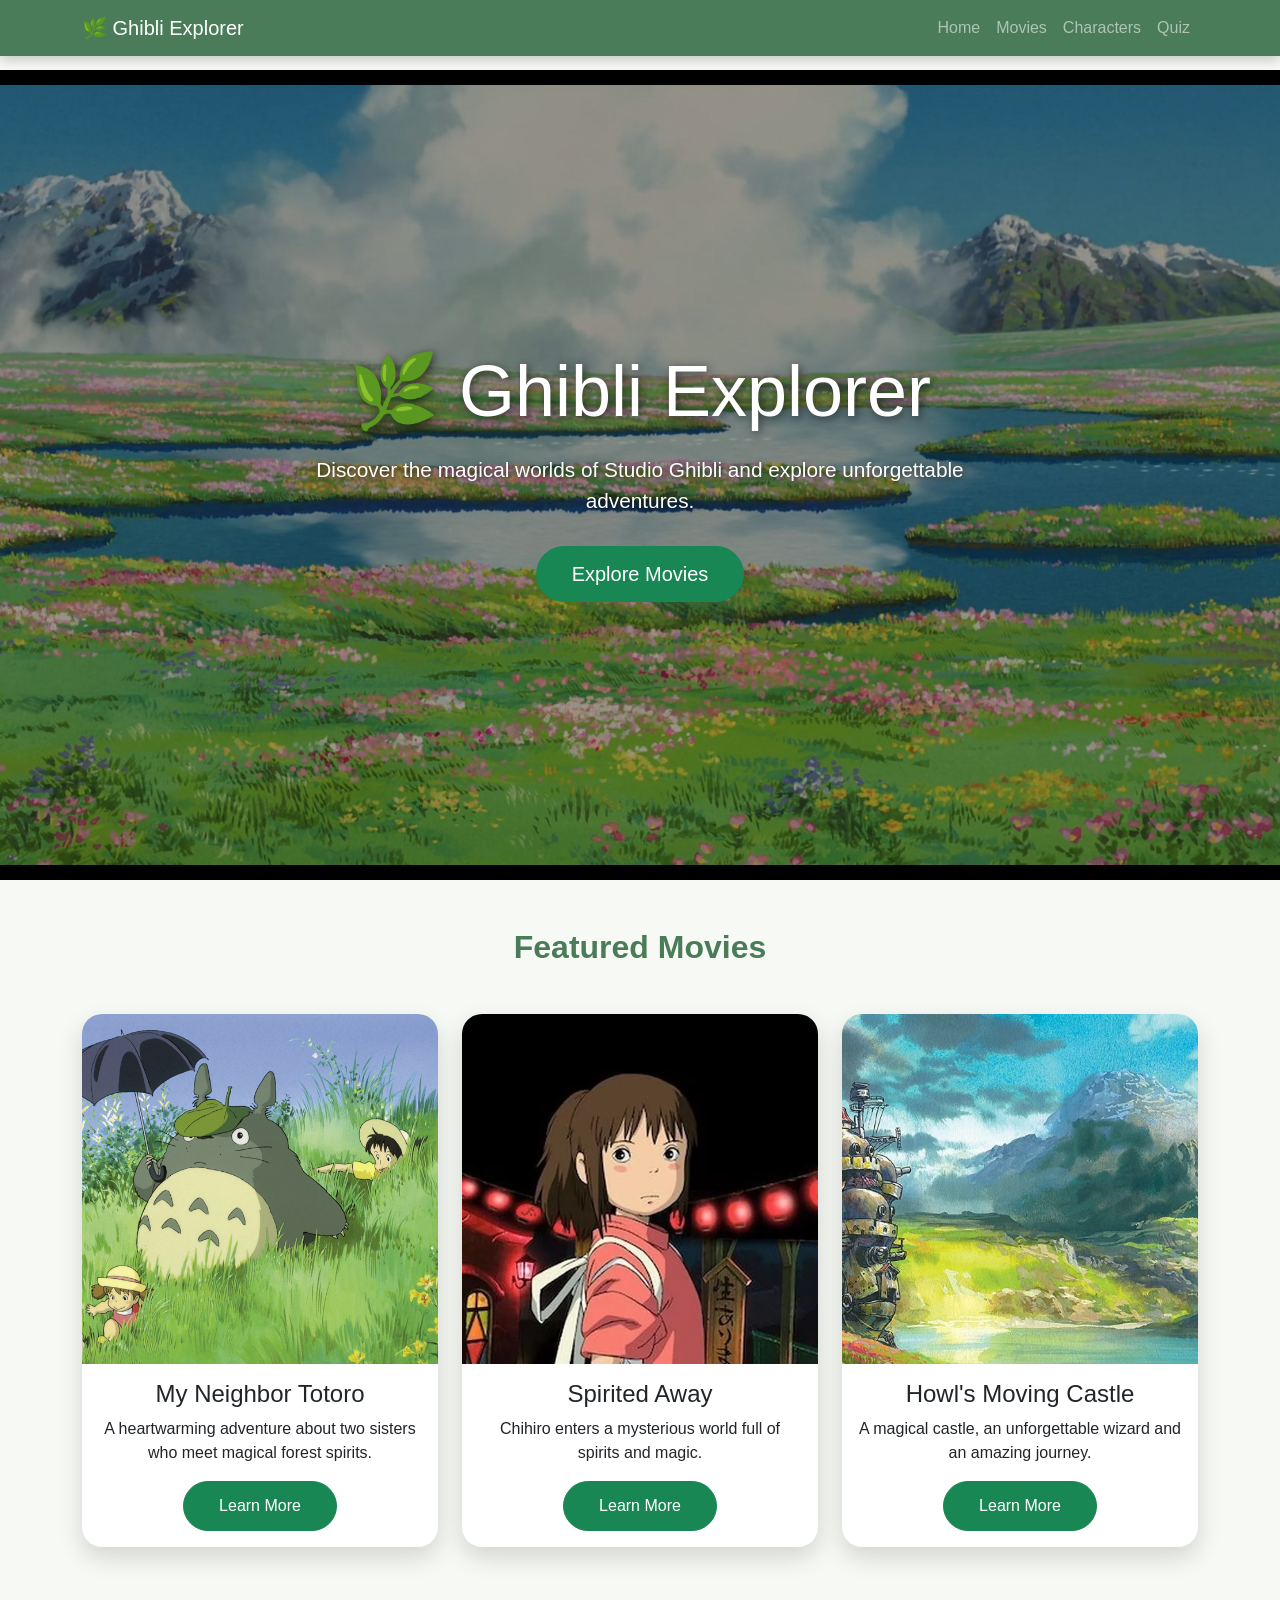
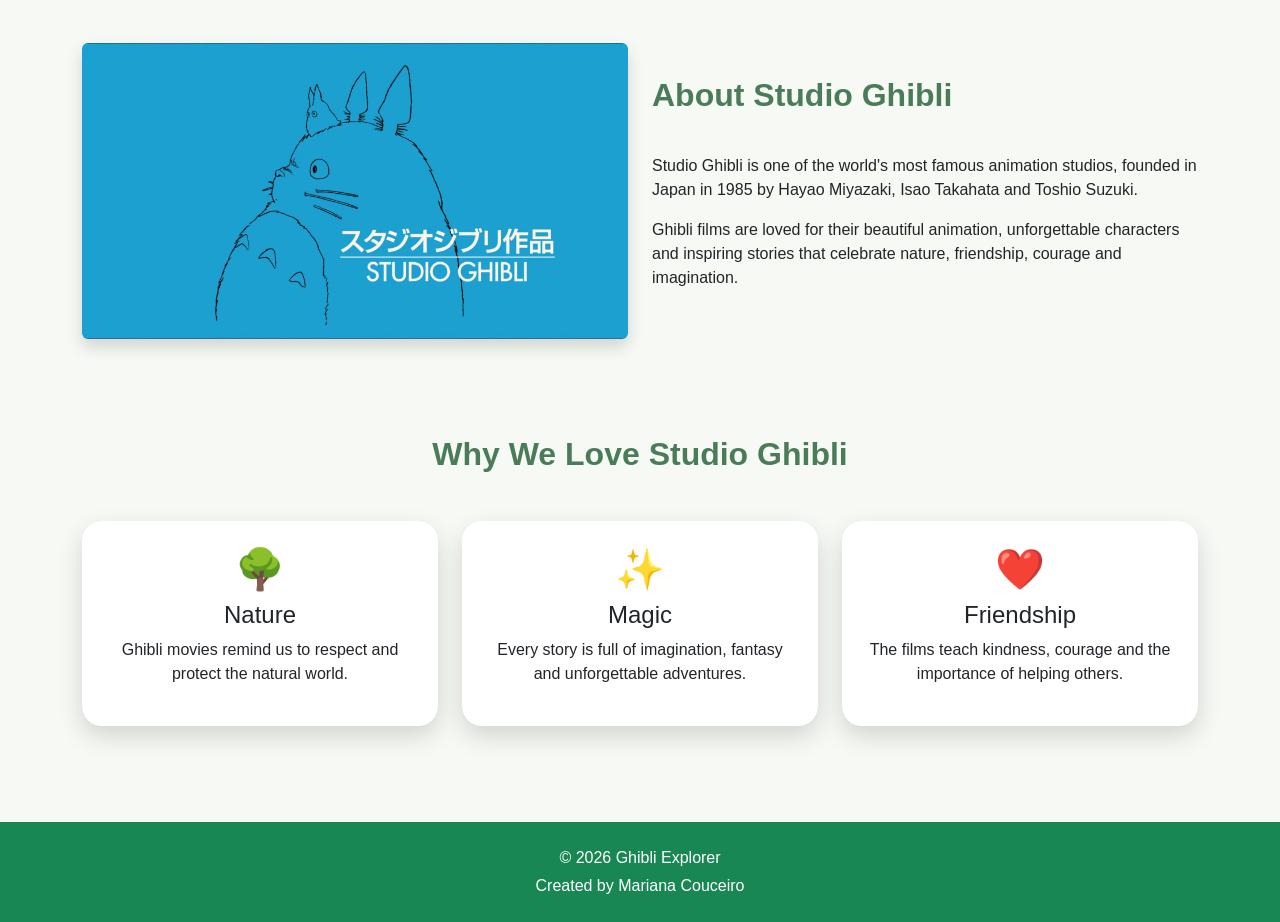
<file: ghibli-explorer/index.html>
<!DOCTYPE html>
<html lang="en">

<head>

    <meta charset="UTF-8">

    <meta name="viewport"
        content="width=device-width, initial-scale=1.0">

    <title>Ghibli Explorer</title>
    <link
        href="https://cdn.jsdelivr.net/npm/bootstrap@5.3.3/dist/css/bootstrap.min.css"
        rel="stylesheet">
    <link rel="stylesheet" href="styles.css">

</head>
<body>

    <!-- Navbar -->
    <nav class="navbar navbar-expand-lg navbar-dark fixed-top">
        <div class="container">

            <a class="navbar-brand" href="index.html">🌿 Ghibli Explorer</a>

            <button class="navbar-toggler" type="button" data-bs-toggle="collapse" data-bs-target="#menu">
                <span class="navbar-toggler-icon"></span>
            </button>

            <div class="collapse navbar-collapse" id="menu">

                <ul class="navbar-nav ms-auto">

                    <li class="nav-item">
                        <a class="nav-link" href="index.html">Home</a>
                    </li>

                    <li class="nav-item">
                        <a class="nav-link" href="movies.html">Movies</a>
                    </li>

                    <li class="nav-item">
                        <a class="nav-link" href="characters.html">Characters</a>
                    </li>

                    <li class="nav-item">
                        <a class="nav-link" href="quiz.html">Quiz</a>
                    </li>

                </ul>

            </div>

        </div>
    </nav>

    <!-- Hero -->
    <header class="hero">

    <div class="hero-content">

        <h1>🌿 Ghibli Explorer</h1>

        <p>
            Discover the magical worlds of Studio Ghibli and explore unforgettable adventures.
        </p>

        <a href="movies.html" class="btn btn-success btn-lg">
            Explore Movies
        </a>

    </div>

</header>
    <section class="container py-5">

    <h2 class="text-center mb-5">
        Featured Movies
    </h2>

    <div class="row g-4">

        <div class="col-md-4">

            <div class="card h-100">

                <img src="images/totoro.jpg"
                    class="card-img-top"
                    alt="Totoro">

                <div class="card-body">

                    <h4>My Neighbor Totoro</h4>

                    <p>
                        A heartwarming adventure about two sisters who meet magical forest spirits.
                    </p>

                    <a href="totoro.html" class="btn btn-success">
                        Learn More
                    </a>

                </div>

            </div>

        </div>

        <div class="col-md-4">

            <div class="card h-100">

                <img src="images/spiritedaway.jpg"
                    class="card-img-top"
                    alt="Spirited Away">

                <div class="card-body">

                    <h4>Spirited Away</h4>

                    <p>
                        Chihiro enters a mysterious world full of spirits and magic.
                    </p>

                    <a href="spirited-away.html" class="btn btn-success">
                        Learn More
                    </a>

                </div>

            </div>

        </div>

        <div class="col-md-4">

            <div class="card h-100">

                <img src="images/howl.jpg"
                    class="card-img-top"
                    alt="Howl">

                <div class="card-body">

                    <h4>Howl's Moving Castle</h4>

                    <p>
                        A magical castle, an unforgettable wizard and an amazing journey.
                    </p>

                    <a href="howl.html" class="btn btn-success">
                        Learn More
                    </a>

                </div>

            </div>

        </div>

    </div>

</section>
<section class="container py-5">

    <div class="row align-items-center">

        <div class="col-md-6">

            <img src="images/studio-ghibli.jpg"
                class="img-fluid rounded shadow"
                alt="Studio Ghibli">

        </div>

        <div class="col-md-6">

            <h2>About Studio Ghibli</h2>

            <p>
                Studio Ghibli is one of the world's most famous animation studios,
                founded in Japan in 1985 by Hayao Miyazaki, Isao Takahata and Toshio Suzuki.
            </p>

            <p>
                Ghibli films are loved for their beautiful animation, unforgettable
                characters and inspiring stories that celebrate nature, friendship,
                courage and imagination.
            </p>

        </div>

    </div>

</section>
<section class="container py-5 text-center">

    <h2 class="mb-5">Why We Love Studio Ghibli</h2>

    <div class="row">

        <div class="col-md-4">

            <div class="card p-4 h-100">

                <h1>🌳</h1>

                <h4>Nature</h4>

                <p>
                    Ghibli movies remind us to respect and protect the natural world.
                </p>

            </div>

        </div>

        <div class="col-md-4">

            <div class="card p-4 h-100">

                <h1>✨</h1>

                <h4>Magic</h4>

                <p>
                    Every story is full of imagination, fantasy and unforgettable adventures.
                </p>

            </div>

        </div>

        <div class="col-md-4">

            <div class="card p-4 h-100">

                <h1>❤️</h1>

                <h4>Friendship</h4>

                <p>
                    The films teach kindness, courage and the importance of helping others.
                </p>

            </div>

        </div>

    </div>

</section>

    <!-- Bootstrap JavaScript -->
    <script src="https://cdn.jsdelivr.net/npm/bootstrap@5.3.3/dist/js/bootstrap.bundle.min.js"></script>

    <footer class="bg-success text-white text-center py-4 mt-5">

    <div class="container">

        <p class="mb-1">
            © 2026 Ghibli Explorer
        </p>

        <p class="mb-0">
            Created by Mariana Couceiro
        </p>

    </div>

</footer>
</body>

</html>
</file>
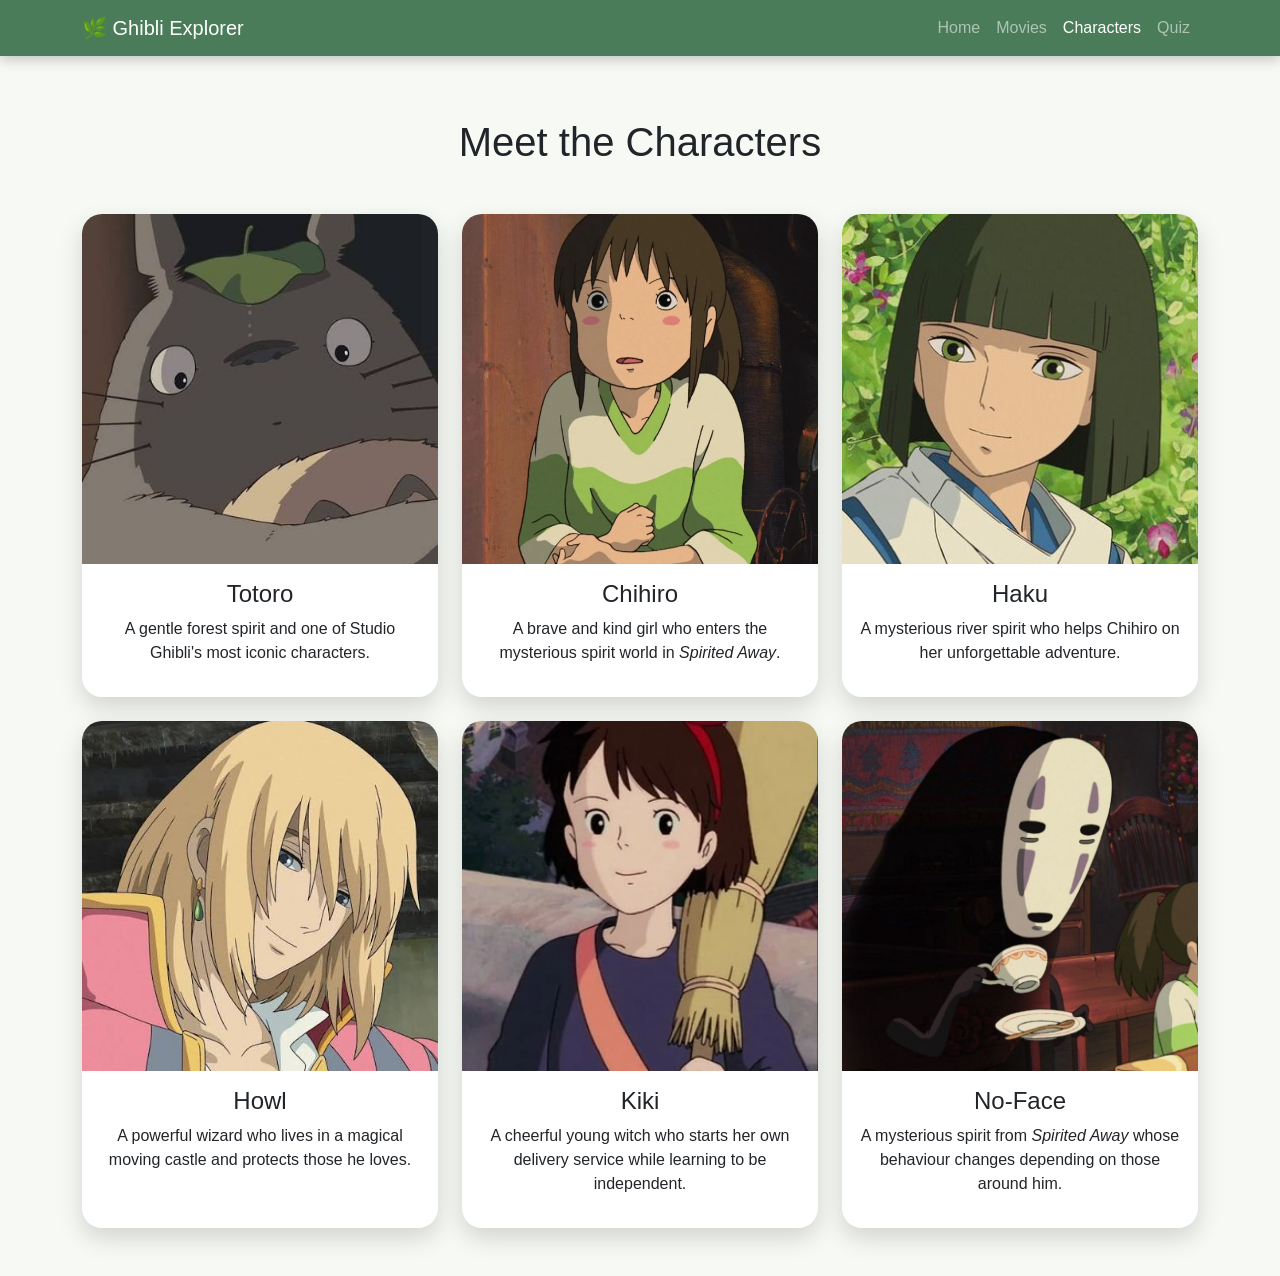
<file: ghibli-explorer/characters.html>
<!DOCTYPE html>
<html lang="en">

<head>

    <meta charset="UTF-8">
    <meta name="viewport" content="width=device-width, initial-scale=1.0">

    <title>Characters | Ghibli Explorer</title>

    <link href="https://cdn.jsdelivr.net/npm/bootstrap@5.3.3/dist/css/bootstrap.min.css"
        rel="stylesheet">

    <link rel="stylesheet" href="styles.css">

</head>

<body>

    <!-- Navbar -->

    <nav class="navbar navbar-expand-lg navbar-dark fixed-top">

        <div class="container">

            <a class="navbar-brand" href="index.html">
                🌿 Ghibli Explorer
            </a>

            <ul class="navbar-nav ms-auto">

                <li class="nav-item">
                    <a class="nav-link" href="index.html">Home</a>
                </li>

                <li class="nav-item">
                    <a class="nav-link" href="movies.html">Movies</a>
                </li>

                <li class="nav-item">
                    <a class="nav-link active" href="characters.html">Characters</a>
                </li>

                <li class="nav-item">
                    <a class="nav-link" href="quiz.html">Quiz</a>
                </li>

            </ul>

        </div>

    </nav>

    <section class="container py-5">

        <h1 class="text-center mb-5">
            Meet the Characters
        </h1>

        <div class="row g-4">

            <!-- Cartões -->
<div class="col-md-4">

    <div class="card h-100">

        <img src="images/totoro-character.jpg" class="card-img-top" alt="Totoro">

        <div class="card-body">

            <h4>Totoro</h4>

            <p>
                A gentle forest spirit and one of Studio Ghibli's most iconic characters.
            </p>

        </div>

    </div>

</div>
<div class="col-md-4">

    <div class="card h-100">

        <img src="images/chihiro.jpg" class="card-img-top" alt="Chihiro">

        <div class="card-body">

            <h4>Chihiro</h4>

            <p>
                A brave and kind girl who enters the mysterious spirit world in <em>Spirited Away</em>.
            </p>

        </div>

    </div>

</div>
<div class="col-md-4">

    <div class="card h-100">

        <img src="images/haku.jpg" class="card-img-top" alt="Haku">

        <div class="card-body">

            <h4>Haku</h4>

            <p>
                A mysterious river spirit who helps Chihiro on her unforgettable adventure.
            </p>

        </div>

    </div>

</div>
<div class="col-md-4">

    <div class="card h-100">

        <img src="images/howl-character.jpg" class="card-img-top" alt="Howl">

        <div class="card-body">

            <h4>Howl</h4>

            <p>
                A powerful wizard who lives in a magical moving castle and protects those he loves.
            </p>

        </div>

    </div>

</div>
<div class="col-md-4">

    <div class="card h-100">

        <img src="images/kiki-character.jpg" class="card-img-top" alt="Kiki">

        <div class="card-body">

            <h4>Kiki</h4>

            <p>
                A cheerful young witch who starts her own delivery service while learning to be independent.
            </p>

        </div>

    </div>

</div>
<div class="col-md-4">

    <div class="card h-100">

        <img src="images/noface.jpg" class="card-img-top" alt="No-Face">

        <div class="card-body">

            <h4>No-Face</h4>

            <p>
                A mysterious spirit from <em>Spirited Away</em> whose behaviour changes depending on those around him.
            </p>

        </div>

    </div>

</div>
        </div>

    </section>

</body>

</html>
</file>
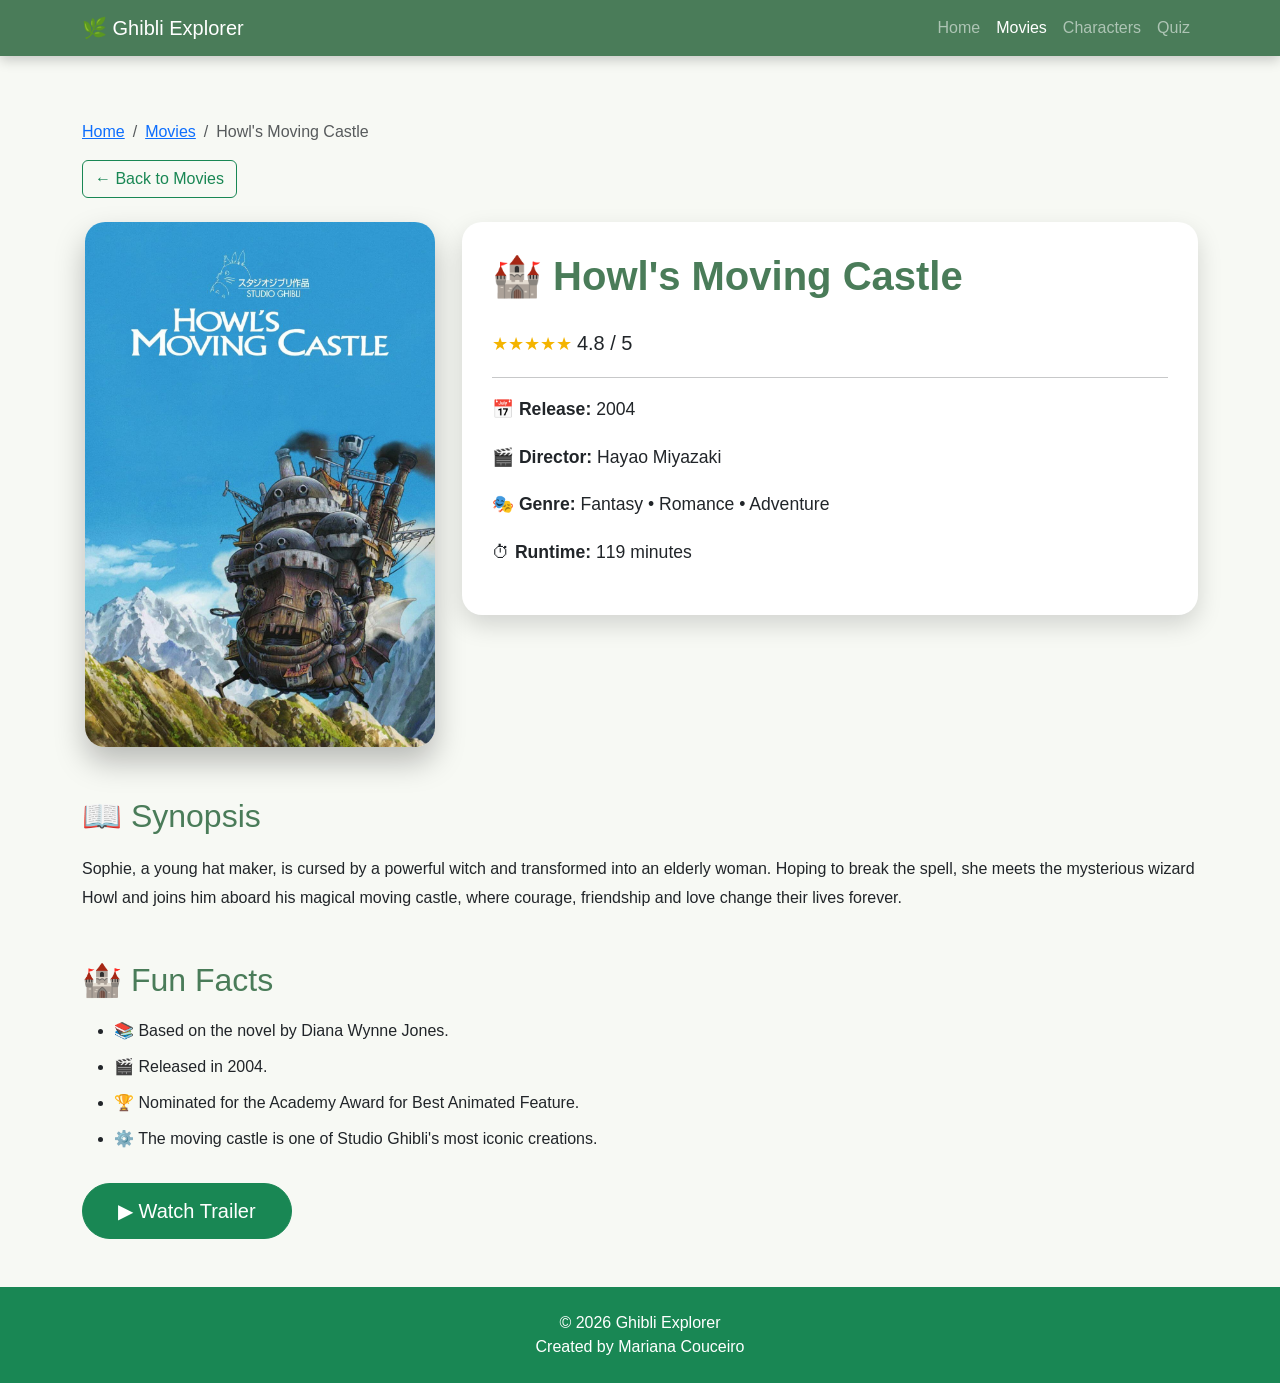
<file: ghibli-explorer/howl.html>
<!DOCTYPE html>
<html lang="en">

<head>

    <meta charset="UTF-8">
    <meta name="viewport" content="width=device-width, initial-scale=1.0">

    <title>Howl's Moving Castle | Ghibli Explorer</title>

    <link href="https://cdn.jsdelivr.net/npm/bootstrap@5.3.3/dist/css/bootstrap.min.css"
        rel="stylesheet">

    <link rel="stylesheet" href="styles.css">

</head>

<body>

    <!-- Navbar -->

    <nav class="navbar navbar-expand-lg navbar-dark fixed-top">

        <div class="container">

            <a class="navbar-brand" href="index.html">🌿 Ghibli Explorer</a>

            <button class="navbar-toggler" type="button"
                    data-bs-toggle="collapse"
                    data-bs-target="#menu">

                <span class="navbar-toggler-icon"></span>

            </button>

            <div class="collapse navbar-collapse" id="menu">

                <ul class="navbar-nav ms-auto">

                    <li class="nav-item">
                        <a class="nav-link" href="index.html">Home</a>
                    </li>

                    <li class="nav-item">
                        <a class="nav-link active" href="movies.html">Movies</a>
                    </li>

                    <li class="nav-item">
                        <a class="nav-link" href="characters.html">Characters</a>
                    </li>

                    <li class="nav-item">
                        <a class="nav-link" href="quiz.html">Quiz</a>
                    </li>

                </ul>

            </div>

        </div>

    </nav>

    <div class="container movie-content">

        <nav aria-label="breadcrumb">

            <ol class="breadcrumb">

                <li class="breadcrumb-item">
                    <a href="index.html">Home</a>
                </li>

                <li class="breadcrumb-item">
                    <a href="movies.html">Movies</a>
                </li>

                <li class="breadcrumb-item active">
                    Howl's Moving Castle
                </li>

            </ol>

        </nav>

        <a href="movies.html" class="btn btn-outline-success mb-4">
            ← Back to Movies
        </a>

        <div class="row">

            <div class="col-lg-4 text-center">

                <img src="images/howl-poster.jpg"
                    alt="Howl's Moving Castle Poster"
                    class="movie-poster img-fluid">

            </div>

            <div class="col-lg-8">

                <div class="info-card">

                    <h1 class="movie-title">
                        🏰 Howl's Moving Castle
                    </h1>

                    <p class="rating">
                        ★★★★★
                        <span class="text-dark fs-5">
                            4.8 / 5
                        </span>
                    </p>

                    <hr>

                    <p>📅 <strong>Release:</strong> 2004</p>

                    <p>🎬 <strong>Director:</strong> Hayao Miyazaki</p>

                    <p>🎭 <strong>Genre:</strong> Fantasy • Romance • Adventure</p>

                    <p>⏱ <strong>Runtime:</strong> 119 minutes</p>

                </div>

            </div>

        </div>

        <div class="movie-content">

            <h2>📖 Synopsis</h2>

            <p>

                Sophie, a young hat maker, is cursed by a powerful witch and transformed
                into an elderly woman. Hoping to break the spell, she meets the mysterious
                wizard Howl and joins him aboard his magical moving castle, where courage,
                friendship and love change their lives forever.

            </p>

            <h2 class="mt-5">🏰 Fun Facts</h2>

            <ul class="fun-facts">

                <li>📚 Based on the novel by Diana Wynne Jones.</li>

                <li>🎬 Released in 2004.</li>

                <li>🏆 Nominated for the Academy Award for Best Animated Feature.</li>

                <li>⚙️ The moving castle is one of Studio Ghibli's most iconic creations.</li>

            </ul>

            <a href="https://www.youtube.com/watch?v=iwROgK94zcM"
            target="_blank"
            class="btn btn-success btn-lg mt-3">

                ▶ Watch Trailer

            </a>

        </div>

    </div>

    <footer class="bg-success text-white text-center py-4 mt-5">

        <div class="container">

            <p>© 2026 Ghibli Explorer</p>

            <p>Created by Mariana Couceiro</p>

        </div>

    </footer>

    <script src="https://cdn.jsdelivr.net/npm/bootstrap@5.3.3/dist/js/bootstrap.bundle.min.js"></script>

</body>

</html>
</file>
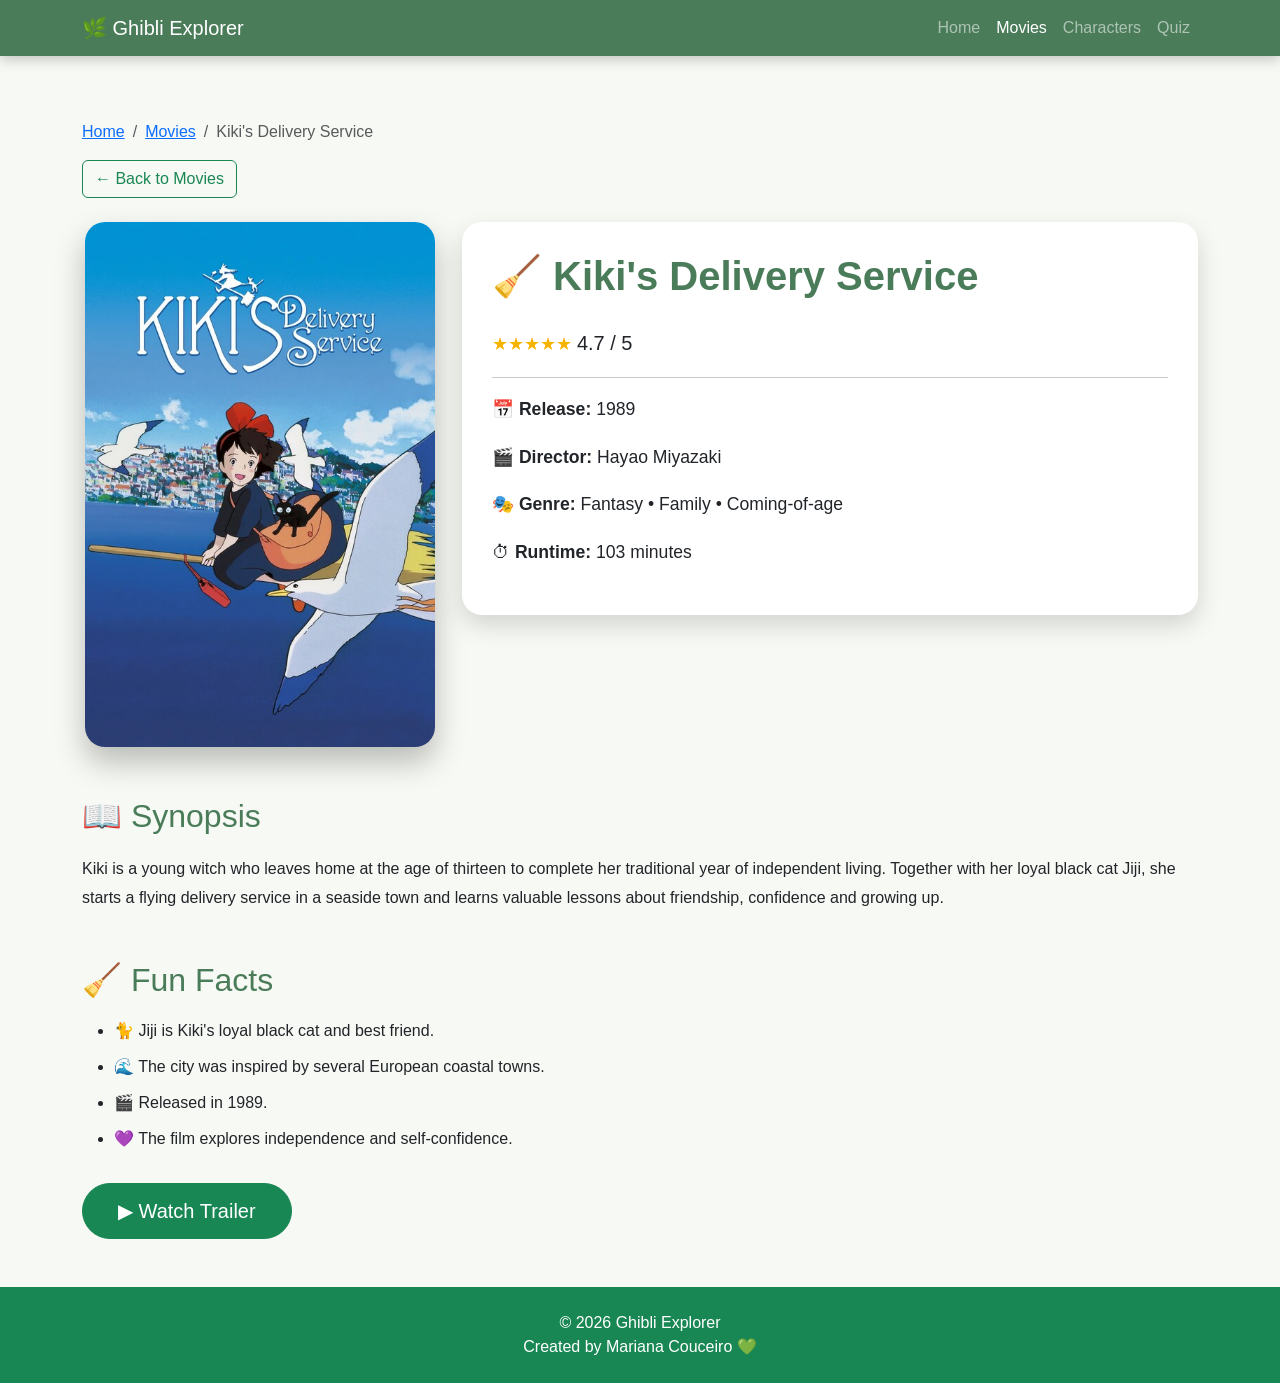
<file: ghibli-explorer/kiki.html>
<!DOCTYPE html>
<html lang="en">

<head>

    <meta charset="UTF-8">
    <meta name="viewport" content="width=device-width, initial-scale=1.0">

    <title>Kiki's Delivery Service | Ghibli Explorer</title>

    <link href="https://cdn.jsdelivr.net/npm/bootstrap@5.3.3/dist/css/bootstrap.min.css"
        rel="stylesheet">

    <link rel="stylesheet" href="styles.css">

</head>

<body>

    <!-- Navbar -->

    <nav class="navbar navbar-expand-lg navbar-dark fixed-top">

        <div class="container">

            <a class="navbar-brand" href="index.html">🌿 Ghibli Explorer</a>

            <button class="navbar-toggler" type="button"
                    data-bs-toggle="collapse"
                    data-bs-target="#menu">

                <span class="navbar-toggler-icon"></span>

            </button>

            <div class="collapse navbar-collapse" id="menu">

                <ul class="navbar-nav ms-auto">

                    <li class="nav-item">
                        <a class="nav-link" href="index.html">Home</a>
                    </li>

                    <li class="nav-item">
                        <a class="nav-link active" href="movies.html">Movies</a>
                    </li>

                    <li class="nav-item">
                        <a class="nav-link" href="characters.html">Characters</a>
                    </li>

                    <li class="nav-item">
                        <a class="nav-link" href="quiz.html">Quiz</a>
                    </li>

                </ul>

            </div>

        </div>

    </nav>

    <div class="container movie-content">

        <nav aria-label="breadcrumb">

            <ol class="breadcrumb">

                <li class="breadcrumb-item">
                    <a href="index.html">Home</a>
                </li>

                <li class="breadcrumb-item">
                    <a href="movies.html">Movies</a>
                </li>

                <li class="breadcrumb-item active">
                    Kiki's Delivery Service
                </li>

            </ol>

        </nav>

        <a href="movies.html" class="btn btn-outline-success mb-4">
            ← Back to Movies
        </a>

        <div class="row">

            <div class="col-lg-4 text-center">

                <img src="images/kiki-poster.jpg"
                    alt="Kiki Poster"
                    class="movie-poster img-fluid">

            </div>

            <div class="col-lg-8">

                <div class="info-card">

                    <h1 class="movie-title">
                        🧹 Kiki's Delivery Service
                    </h1>

                    <p class="rating">
                        ★★★★★
                        <span class="text-dark fs-5">
                            4.7 / 5
                        </span>
                    </p>

                    <hr>

                    <p>📅 <strong>Release:</strong> 1989</p>

                    <p>🎬 <strong>Director:</strong> Hayao Miyazaki</p>

                    <p>🎭 <strong>Genre:</strong> Fantasy • Family • Coming-of-age</p>

                    <p>⏱ <strong>Runtime:</strong> 103 minutes</p>

                </div>

            </div>

        </div>

        <div class="movie-content">

            <h2>📖 Synopsis</h2>

            <p>

                Kiki is a young witch who leaves home at the age of thirteen to complete
                her traditional year of independent living. Together with her loyal black
                cat Jiji, she starts a flying delivery service in a seaside town and learns
                valuable lessons about friendship, confidence and growing up.

            </p>

            <h2 class="mt-5">🧹 Fun Facts</h2>

            <ul class="fun-facts">

                <li>🐈 Jiji is Kiki's loyal black cat and best friend.</li>

                <li>🌊 The city was inspired by several European coastal towns.</li>

                <li>🎬 Released in 1989.</li>

                <li>💜 The film explores independence and self-confidence.</li>

            </ul>

            <a href="https://www.youtube.com/watch?v=t6-fT0hjTvc"
            target="_blank"
            class="btn btn-success btn-lg mt-3">

                ▶ Watch Trailer

            </a>

        </div>

    </div>

    <footer class="bg-success text-white text-center py-4 mt-5">

        <div class="container">

            <p>© 2026 Ghibli Explorer</p>

            <p>Created by Mariana Couceiro 💚</p>

        </div>

    </footer>

    <script src="https://cdn.jsdelivr.net/npm/bootstrap@5.3.3/dist/js/bootstrap.bundle.min.js"></script>

</body>

</html>
</file>
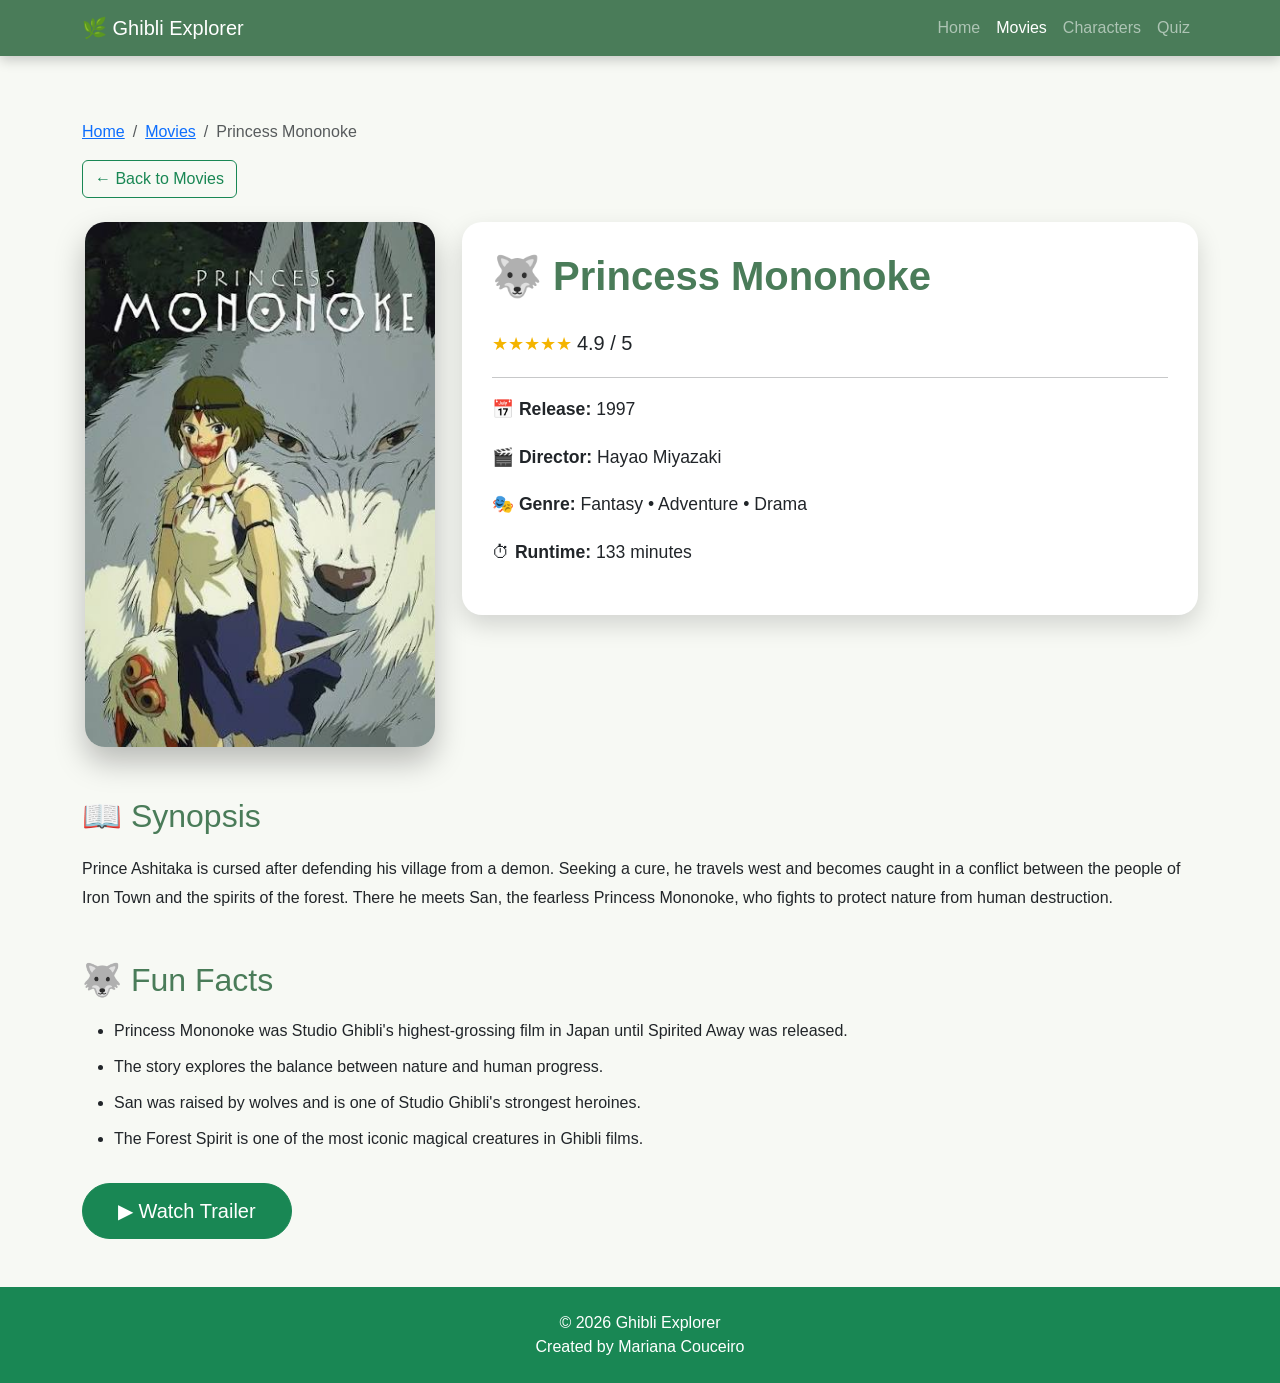
<file: ghibli-explorer/mononoke.html>
<!DOCTYPE html>
<html lang="en">

<head>

    <meta charset="UTF-8">
    <meta name="viewport" content="width=device-width, initial-scale=1.0">

    <title>Princess Mononoke | Ghibli Explorer</title>

    <link href="https://cdn.jsdelivr.net/npm/bootstrap@5.3.3/dist/css/bootstrap.min.css"
        rel="stylesheet">

    <link rel="stylesheet" href="styles.css">

</head>

<body>

    <!-- Navbar -->

    <nav class="navbar navbar-expand-lg navbar-dark fixed-top">

        <div class="container">

            <a class="navbar-brand" href="index.html">🌿 Ghibli Explorer</a>

            <button class="navbar-toggler" type="button"
                data-bs-toggle="collapse"
                data-bs-target="#menu">

                <span class="navbar-toggler-icon"></span>

            </button>

            <div class="collapse navbar-collapse" id="menu">

                <ul class="navbar-nav ms-auto">

                    <li class="nav-item">
                        <a class="nav-link" href="index.html">Home</a>
                    </li>

                    <li class="nav-item">
                        <a class="nav-link active" href="movies.html">Movies</a>
                    </li>

                    <li class="nav-item">
                        <a class="nav-link" href="characters.html">Characters</a>
                    </li>

                    <li class="nav-item">
                        <a class="nav-link" href="quiz.html">Quiz</a>
                    </li>

                </ul>

            </div>

        </div>

    </nav>

    <div class="container movie-content">

        <nav aria-label="breadcrumb">

            <ol class="breadcrumb">

                <li class="breadcrumb-item">
                    <a href="index.html">Home</a>
                </li>

                <li class="breadcrumb-item">
                    <a href="movies.html">Movies</a>
                </li>

                <li class="breadcrumb-item active">
                    Princess Mononoke
                </li>

            </ol>

        </nav>

        <a href="movies.html" class="btn btn-outline-success mb-4">
            ← Back to Movies
        </a>

        <div class="row">

            <div class="col-lg-4 text-center">

                <img src="images/mononoke-poster.jpg"
                    alt="Princess Mononoke Poster"
                    class="movie-poster img-fluid">

            </div>

            <div class="col-lg-8">

                <div class="info-card">

                    <h1 class="movie-title">
                        🐺 Princess Mononoke
                    </h1>

                    <p class="rating">
                        ★★★★★ <span class="text-dark fs-5">4.9 / 5</span>
                    </p>

                    <hr>

                    <p>📅 <strong>Release:</strong> 1997</p>

                    <p>🎬 <strong>Director:</strong> Hayao Miyazaki</p>

                    <p>🎭 <strong>Genre:</strong> Fantasy • Adventure • Drama</p>

                    <p>⏱ <strong>Runtime:</strong> 133 minutes</p>

                </div>

            </div>

        </div>

        <div class="movie-content">

            <h2>📖 Synopsis</h2>

            <p>

                Prince Ashitaka is cursed after defending his village from a demon.
                Seeking a cure, he travels west and becomes caught in a conflict between
                the people of Iron Town and the spirits of the forest. There he meets
                San, the fearless Princess Mononoke, who fights to protect nature from
                human destruction.

            </p>

            <h2 class="mt-5">🐺 Fun Facts</h2>

            <ul class="fun-facts">

                <li>Princess Mononoke was Studio Ghibli's highest-grossing film in Japan until Spirited Away was released.</li>

                <li>The story explores the balance between nature and human progress.</li>

                <li>San was raised by wolves and is one of Studio Ghibli's strongest heroines.</li>

                <li>The Forest Spirit is one of the most iconic magical creatures in Ghibli films.</li>

            </ul>

            <a href="https://www.youtube.com/watch?v=4OiMOHRDs14"
                target="_blank"
                class="btn btn-success btn-lg mt-3">

                ▶ Watch Trailer

            </a>

        </div>

    </div>

    <footer class="bg-success text-white text-center py-4 mt-5">

        <div class="container">

            <p>© 2026 Ghibli Explorer</p>

            <p>Created by Mariana Couceiro</p>

        </div>

    </footer>

    <script src="https://cdn.jsdelivr.net/npm/bootstrap@5.3.3/dist/js/bootstrap.bundle.min.js"></script>

</body>

</html>
</file>
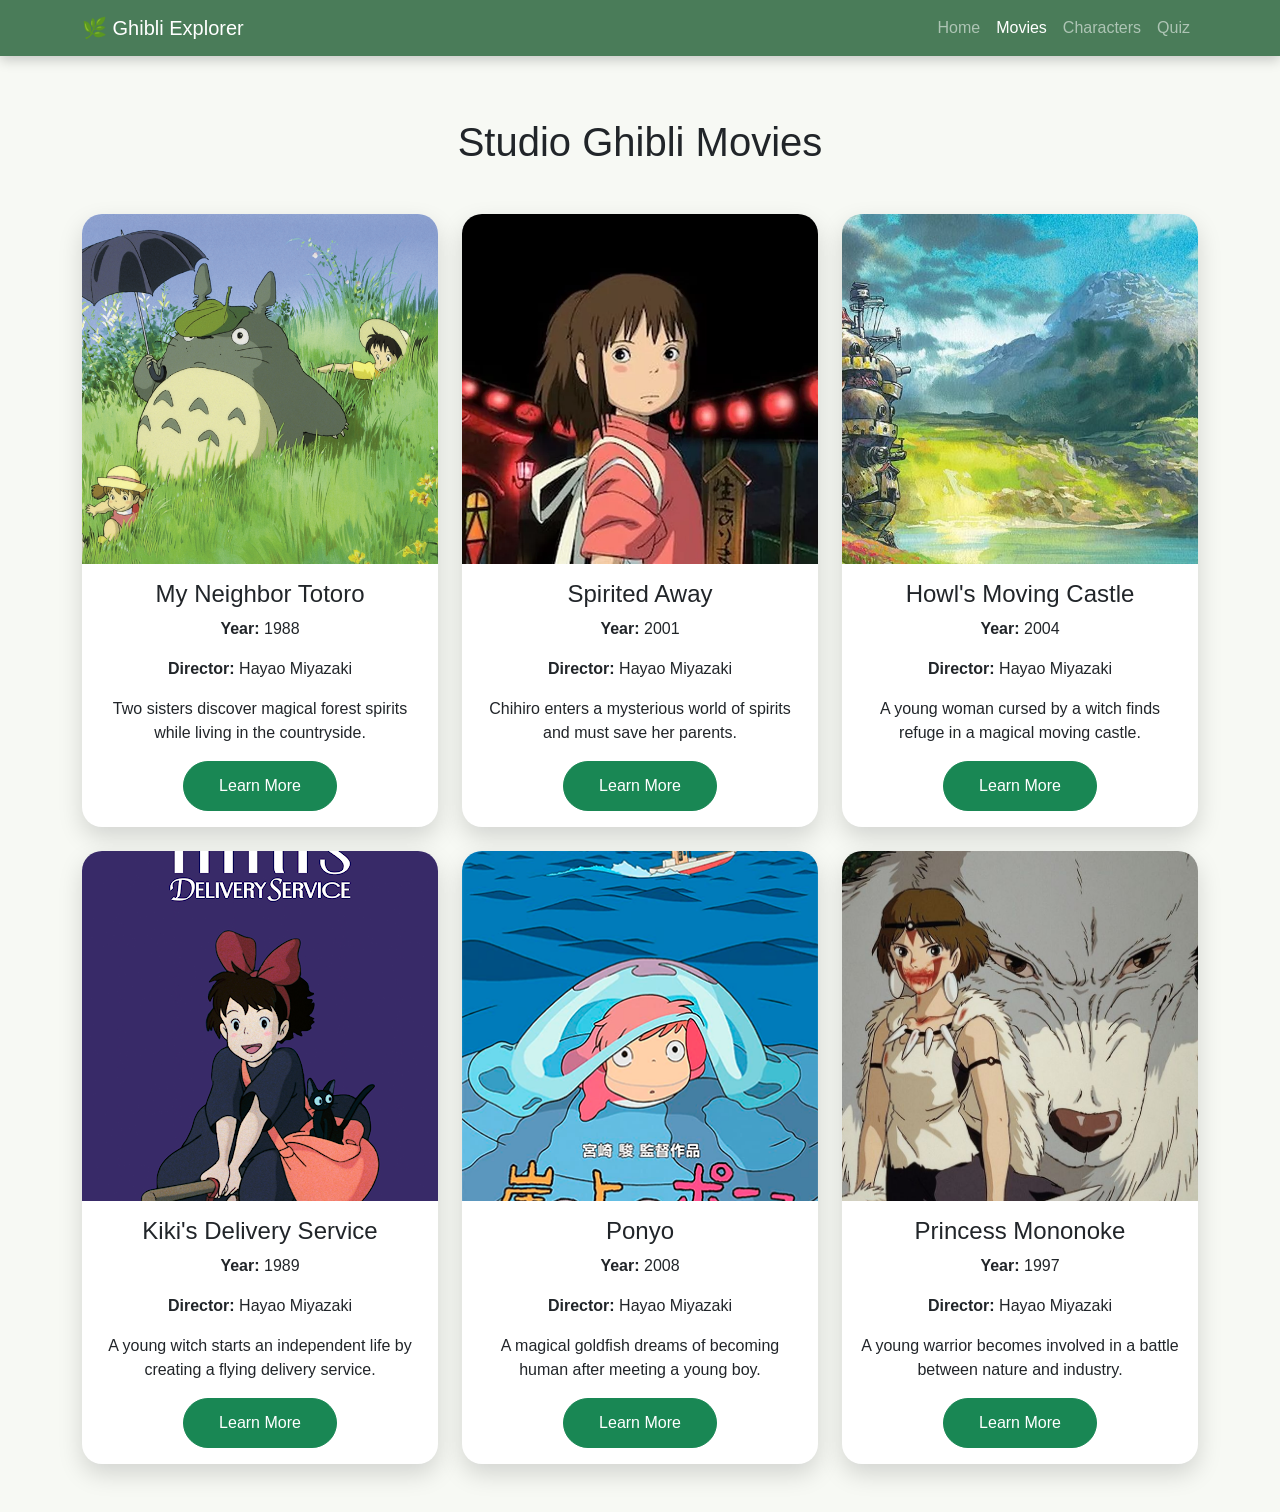
<file: ghibli-explorer/movies.html>
<!DOCTYPE html>
<html lang="en">

<head>

    <meta charset="UTF-8">
    <meta name="viewport" content="width=device-width, initial-scale=1.0">

    <title>Movies | Ghibli Explorer</title>

    <link href="https://cdn.jsdelivr.net/npm/bootstrap@5.3.3/dist/css/bootstrap.min.css"
        rel="stylesheet">

    <link rel="stylesheet" href="styles.css">

</head>

<body>

    <!-- Navbar -->

    <nav class="navbar navbar-expand-lg navbar-dark fixed-top">

        <div class="container">

            <a class="navbar-brand" href="index.html">
                🌿 Ghibli Explorer
            </a>

            <ul class="navbar-nav ms-auto">

                <li class="nav-item">
                    <a class="nav-link" href="index.html">Home</a>
                </li>

                <li class="nav-item">
                    <a class="nav-link active" href="movies.html">Movies</a>
                </li>

                <li class="nav-item">
                    <a class="nav-link" href="characters.html">Characters</a>
                </li>

                <li class="nav-item">
                    <a class="nav-link" href="quiz.html">Quiz</a>
                </li>

            </ul>

        </div>

    </nav>

    <section class="container py-5">

        <h1 class="text-center mb-5">
            Studio Ghibli Movies
        </h1>

        <div class="row g-4">
            <!-- Totoro -->

<div class="col-md-4">

    <div class="card h-100">

        <img src="images/totoro.jpg" class="card-img-top" alt="My Neighbor Totoro">

        <div class="card-body">

            <h4>My Neighbor Totoro</h4>

            <p><strong>Year:</strong> 1988</p>

            <p><strong>Director:</strong> Hayao Miyazaki</p>

            <p>
                Two sisters discover magical forest spirits while living in the countryside.
            </p>

            <a href="totoro.html" class="btn btn-success">
                Learn More
            </a>

        </div>

    </div>

</div>

<!-- Spirited Away -->

<div class="col-md-4">

    <div class="card h-100">

        <img src="images/spiritedaway.jpg" class="card-img-top" alt="Spirited Away">

        <div class="card-body">

            <h4>Spirited Away</h4>

            <p><strong>Year:</strong> 2001</p>

            <p><strong>Director:</strong> Hayao Miyazaki</p>

            <p>
                Chihiro enters a mysterious world of spirits and must save her parents.
            </p>

            <a href="spirited-away.html" class="btn btn-success">
                Learn More
            </a>

        </div>

    </div>

</div>

<!-- Howl -->

<div class="col-md-4">

    <div class="card h-100">

        <img src="images/howl.jpg" class="card-img-top" alt="Howl's Moving Castle">

        <div class="card-body">

            <h4>Howl's Moving Castle</h4>

            <p><strong>Year:</strong> 2004</p>

            <p><strong>Director:</strong> Hayao Miyazaki</p>

            <p>
                A young woman cursed by a witch finds refuge in a magical moving castle.
            </p>

            <a href="howl.html" class="btn btn-success">
                Learn More
            </a>

        </div>

    </div>

</div>

<!-- Kiki -->

<div class="col-md-4">

    <div class="card h-100">

        <img src="images/kiki.jpg" class="card-img-top" alt="Kiki's Delivery Service">

        <div class="card-body">

            <h4>Kiki's Delivery Service</h4>

            <p><strong>Year:</strong> 1989</p>

            <p><strong>Director:</strong> Hayao Miyazaki</p>

            <p>
                A young witch starts an independent life by creating a flying delivery service.
            </p>

            <a href="kiki.html" class="btn btn-success">
                Learn More
            </a>

        </div>

    </div>

</div>

<!-- Ponyo -->

<div class="col-md-4">

    <div class="card h-100">

        <img src="images/ponyo.jpg" class="card-img-top" alt="Ponyo">

        <div class="card-body">

            <h4>Ponyo</h4>

            <p><strong>Year:</strong> 2008</p>

            <p><strong>Director:</strong> Hayao Miyazaki</p>

            <p>
                A magical goldfish dreams of becoming human after meeting a young boy.
            </p>

            <a href="ponyo.html" class="btn btn-success">
                Learn More
            </a>

        </div>

    </div>

</div>

<!-- Princess Mononoke -->

<div class="col-md-4">

    <div class="card h-100">

        <img src="images/mononoke.jpg" class="card-img-top" alt="Princess Mononoke">

        <div class="card-body">

            <h4>Princess Mononoke</h4>

            <p><strong>Year:</strong> 1997</p>

            <p><strong>Director:</strong> Hayao Miyazaki</p>

            <p>
                A young warrior becomes involved in a battle between nature and industry.
            </p>

            <a href="mononoke.html" class="btn btn-success">
                Learn More
            </a>

        </div>

    </div>

</div>
        </div>

    </section>

</body>

</html>
</file>
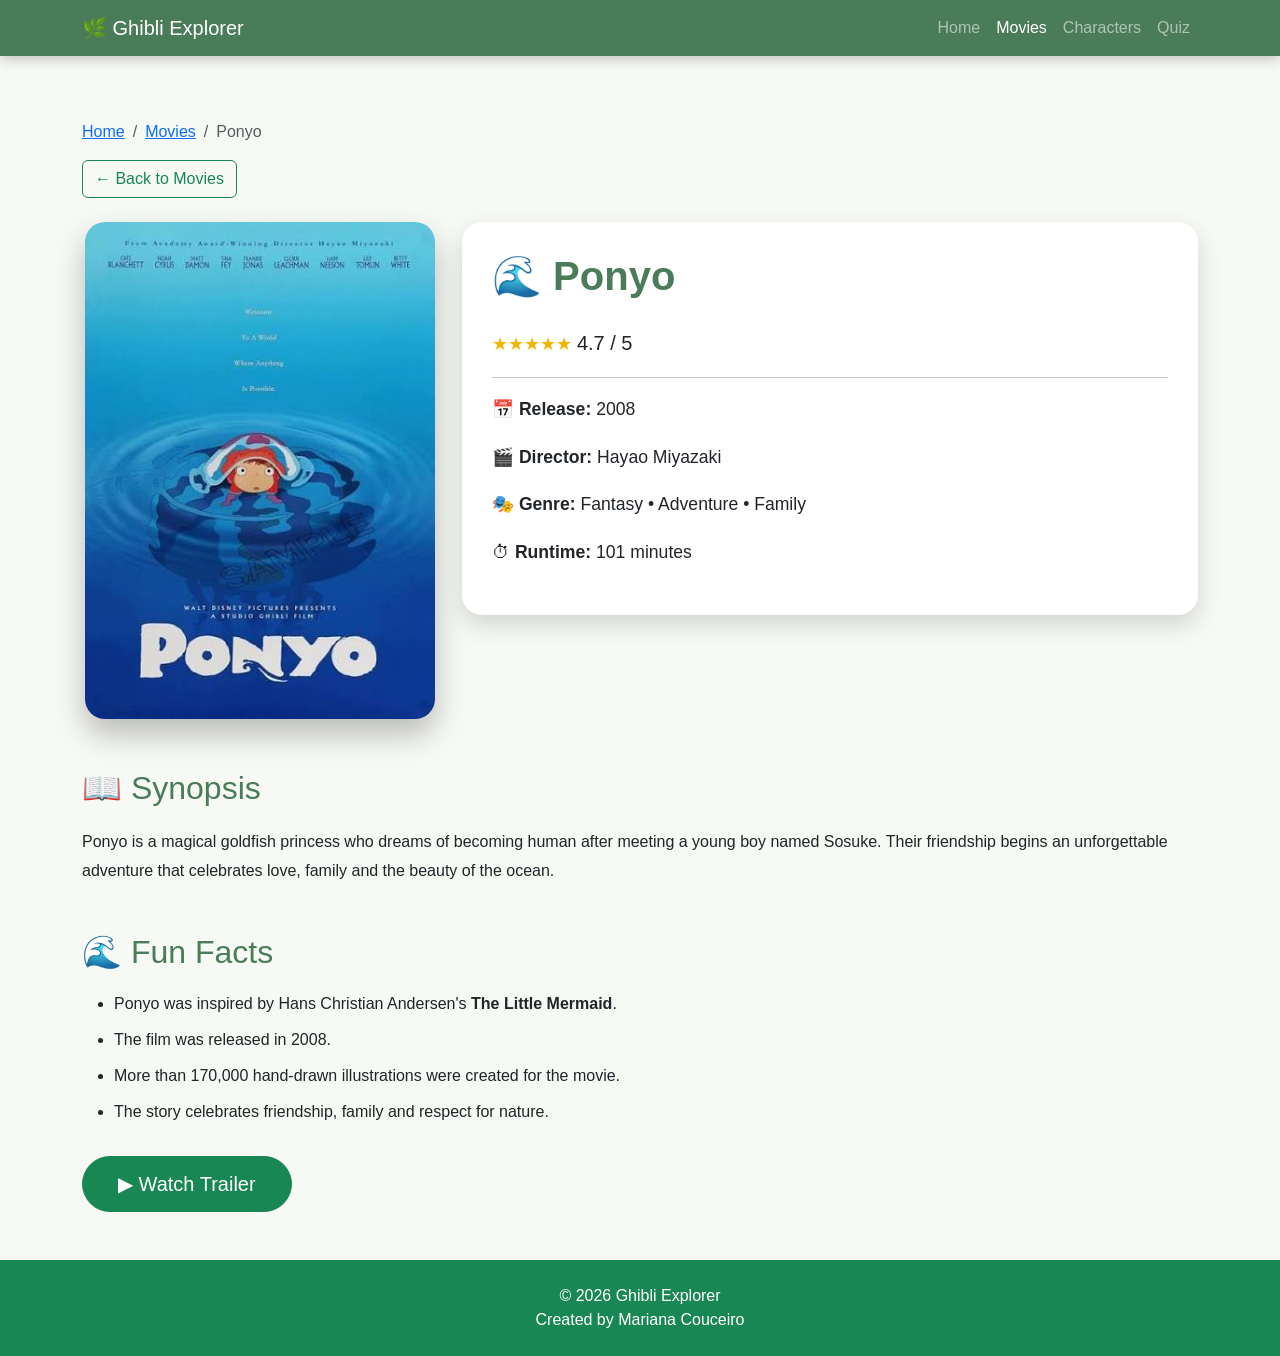
<file: ghibli-explorer/ponyo.html>
<!DOCTYPE html>
<html lang="en">

<head>

    <meta charset="UTF-8">
    <meta name="viewport" content="width=device-width, initial-scale=1.0">

    <title>Ponyo | Ghibli Explorer</title>

    <link href="https://cdn.jsdelivr.net/npm/bootstrap@5.3.3/dist/css/bootstrap.min.css"
        rel="stylesheet">

    <link rel="stylesheet" href="styles.css">

</head>

<body>

    <!-- Navbar -->

    <nav class="navbar navbar-expand-lg navbar-dark fixed-top">

        <div class="container">

            <a class="navbar-brand" href="index.html">🌿 Ghibli Explorer</a>

            <button class="navbar-toggler" type="button"
                data-bs-toggle="collapse"
                data-bs-target="#menu">

                <span class="navbar-toggler-icon"></span>

            </button>

            <div class="collapse navbar-collapse" id="menu">

                <ul class="navbar-nav ms-auto">

                    <li class="nav-item">
                        <a class="nav-link" href="index.html">Home</a>
                    </li>

                    <li class="nav-item">
                        <a class="nav-link active" href="movies.html">Movies</a>
                    </li>

                    <li class="nav-item">
                        <a class="nav-link" href="characters.html">Characters</a>
                    </li>

                    <li class="nav-item">
                        <a class="nav-link" href="quiz.html">Quiz</a>
                    </li>

                </ul>

            </div>

        </div>

    </nav>

    <div class="container movie-content">

        <nav aria-label="breadcrumb">

            <ol class="breadcrumb">

                <li class="breadcrumb-item">
                    <a href="index.html">Home</a>
                </li>

                <li class="breadcrumb-item">
                    <a href="movies.html">Movies</a>
                </li>

                <li class="breadcrumb-item active">
                    Ponyo
                </li>

            </ol>

        </nav>

        <a href="movies.html" class="btn btn-outline-success mb-4">
            ← Back to Movies
        </a>

        <div class="row">

            <div class="col-lg-4 text-center">

                <img src="images/ponyo-poster.jpg"
                    alt="Ponyo Poster"
                    class="movie-poster img-fluid">

            </div>

            <div class="col-lg-8">

                <div class="info-card">

                    <h1 class="movie-title">
                        🌊 Ponyo
                    </h1>

                    <p class="rating">
                        ★★★★★ <span class="text-dark fs-5">4.7 / 5</span>
                    </p>

                    <hr>

                    <p>📅 <strong>Release:</strong> 2008</p>

                    <p>🎬 <strong>Director:</strong> Hayao Miyazaki</p>

                    <p>🎭 <strong>Genre:</strong> Fantasy • Adventure • Family</p>

                    <p>⏱ <strong>Runtime:</strong> 101 minutes</p>

                </div>

            </div>

        </div>

        <div class="movie-content">

            <h2>📖 Synopsis</h2>

            <p>

                Ponyo is a magical goldfish princess who dreams of becoming human after
                meeting a young boy named Sosuke. Their friendship begins an unforgettable
                adventure that celebrates love, family and the beauty of the ocean.

            </p>

            <h2 class="mt-5">🌊 Fun Facts</h2>

            <ul class="fun-facts">

                <li>Ponyo was inspired by Hans Christian Andersen's <strong>The Little Mermaid</strong>.</li>

                <li>The film was released in 2008.</li>

                <li>More than 170,000 hand-drawn illustrations were created for the movie.</li>

                <li>The story celebrates friendship, family and respect for nature.</li>

            </ul>

            <a href="https://www.youtube.com/watch?v=CsR3KVgBzSM"
                target="_blank"
                class="btn btn-success btn-lg mt-3">

                ▶ Watch Trailer

            </a>

        </div>

    </div>

    <footer class="bg-success text-white text-center py-4 mt-5">

        <div class="container">

            <p>© 2026 Ghibli Explorer</p>

            <p>Created by Mariana Couceiro</p>

        </div>

    </footer>

    <script src="https://cdn.jsdelivr.net/npm/bootstrap@5.3.3/dist/js/bootstrap.bundle.min.js"></script>

</body>

</html>
    </footer>

    <script src="https://cdn.jsdelivr.net/npm/bootstrap@5.3.3/dist/js/bootstrap.bundle.min.js"></script>

</body>

</html>
</file>
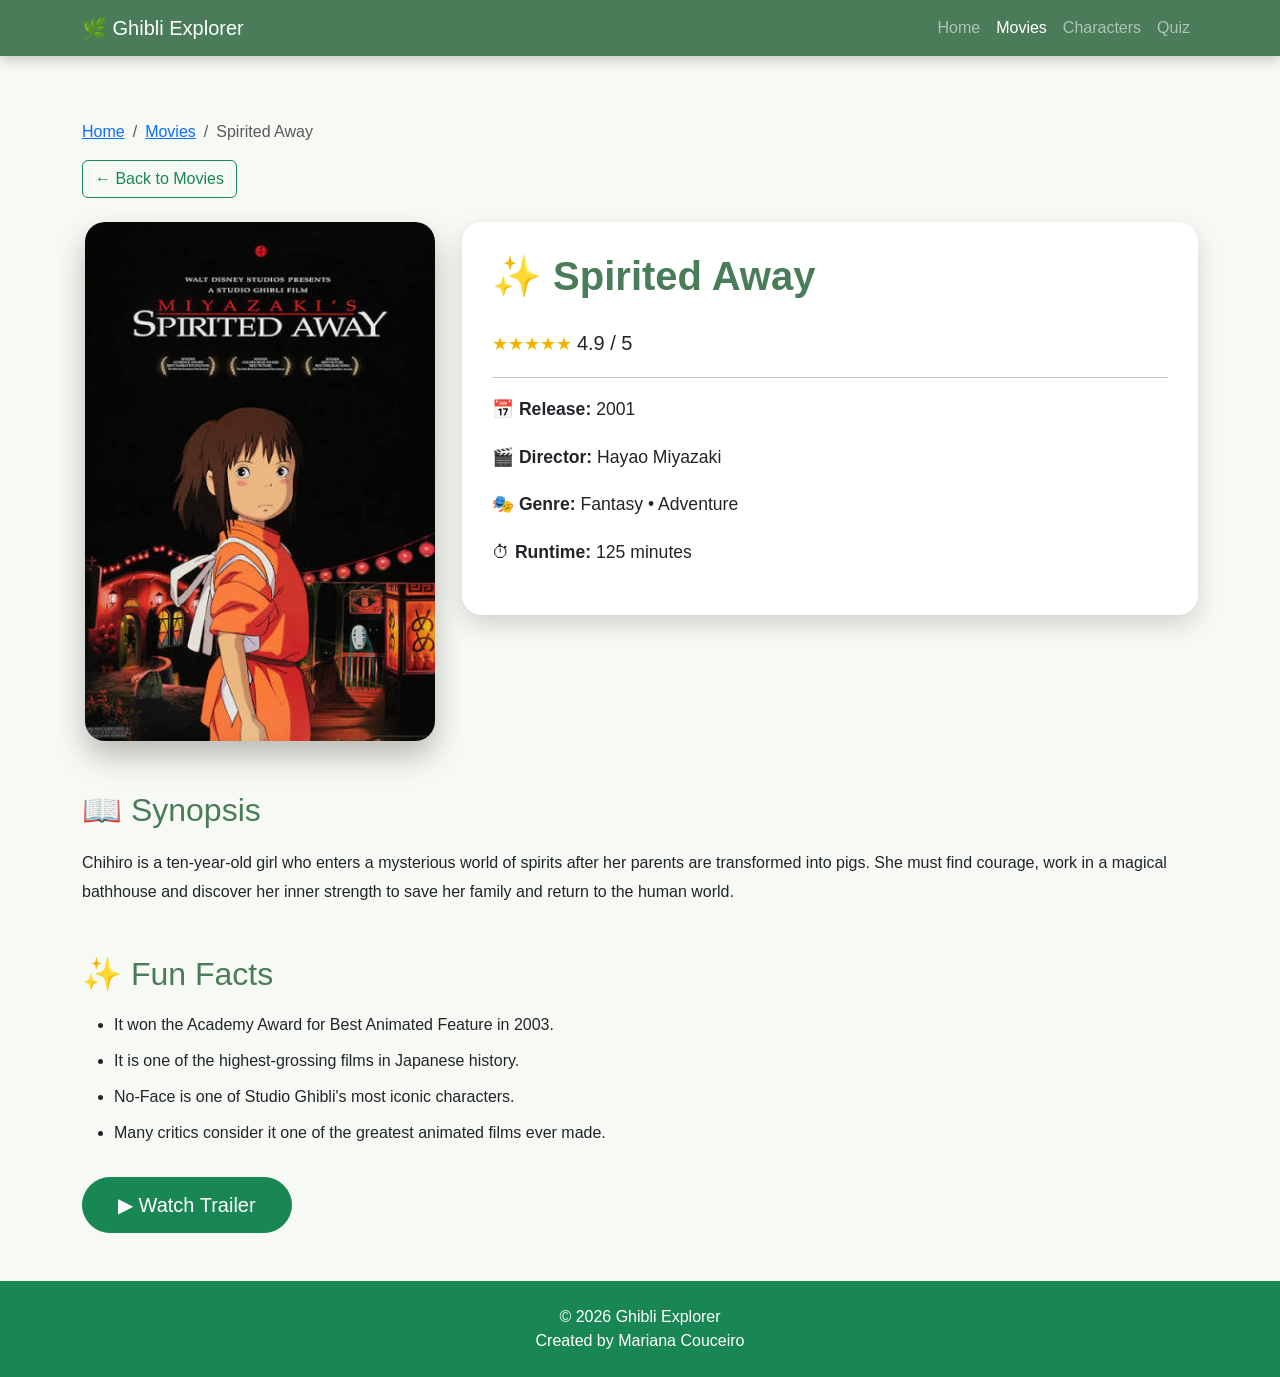
<file: ghibli-explorer/spirited-away.html>
<!DOCTYPE html>
<html lang="en">

<head>

    <meta charset="UTF-8">
    <meta name="viewport" content="width=device-width, initial-scale=1.0">

    <title>Spirited Away | Ghibli Explorer</title>

    <link href="https://cdn.jsdelivr.net/npm/bootstrap@5.3.3/dist/css/bootstrap.min.css"
        rel="stylesheet">

    <link rel="stylesheet" href="styles.css">

</head>

<body>

    <!-- Navbar -->

    <nav class="navbar navbar-expand-lg navbar-dark fixed-top">

        <div class="container">

            <a class="navbar-brand" href="index.html">🌿 Ghibli Explorer</a>

            <button class="navbar-toggler" type="button"
                data-bs-toggle="collapse"
                data-bs-target="#menu">

                <span class="navbar-toggler-icon"></span>

            </button>

            <div class="collapse navbar-collapse" id="menu">

                <ul class="navbar-nav ms-auto">

                    <li class="nav-item">
                        <a class="nav-link" href="index.html">Home</a>
                    </li>

                    <li class="nav-item">
                        <a class="nav-link active" href="movies.html">Movies</a>
                    </li>

                    <li class="nav-item">
                        <a class="nav-link" href="characters.html">Characters</a>
                    </li>

                    <li class="nav-item">
                        <a class="nav-link" href="quiz.html">Quiz</a>
                    </li>

                </ul>

            </div>

        </div>

    </nav>

    <div class="container movie-content">

        <nav aria-label="breadcrumb">

            <ol class="breadcrumb">

                <li class="breadcrumb-item">
                    <a href="index.html">Home</a>
                </li>

                <li class="breadcrumb-item">
                    <a href="movies.html">Movies</a>
                </li>

                <li class="breadcrumb-item active">
                    Spirited Away
                </li>

            </ol>

        </nav>

        <a href="movies.html" class="btn btn-outline-success mb-4">
            ← Back to Movies
        </a>

        <div class="row">

            <div class="col-lg-4 text-center">

                <img src="images/spiritedaway-poster.jpg"
                    alt="Spirited Away Poster"
                    class="movie-poster img-fluid">

            </div>

            <div class="col-lg-8">

                <div class="info-card">

                    <h1 class="movie-title">
                        ✨ Spirited Away
                    </h1>

                    <p class="rating">
                        ★★★★★ <span class="text-dark fs-5">4.9 / 5</span>
                    </p>

                    <hr>

                    <p>📅 <strong>Release:</strong> 2001</p>

                    <p>🎬 <strong>Director:</strong> Hayao Miyazaki</p>

                    <p>🎭 <strong>Genre:</strong> Fantasy • Adventure</p>

                    <p>⏱ <strong>Runtime:</strong> 125 minutes</p>

                </div>

            </div>

        </div>

        <div class="movie-content">

            <h2>📖 Synopsis</h2>

            <p>

                Chihiro is a ten-year-old girl who enters a mysterious world of spirits
                after her parents are transformed into pigs. She must find courage,
                work in a magical bathhouse and discover her inner strength to save
                her family and return to the human world.

            </p>

            <h2 class="mt-5">✨ Fun Facts</h2>

            <ul class="fun-facts">

                <li>It won the Academy Award for Best Animated Feature in 2003.</li>

                <li>It is one of the highest-grossing films in Japanese history.</li>

                <li>No-Face is one of Studio Ghibli's most iconic characters.</li>

                <li>Many critics consider it one of the greatest animated films ever made.</li>

            </ul>

            <a href="https://www.youtube.com/watch?v=ByXuk9QqQkk"
                target="_blank"
                class="btn btn-success btn-lg mt-3">

                ▶ Watch Trailer

            </a>

        </div>

    </div>

    <footer class="bg-success text-white text-center py-4 mt-5">

        <div class="container">

            <p>© 2026 Ghibli Explorer</p>

            <p>Created by Mariana Couceiro</p>

        </div>

    </footer>

    <script src="https://cdn.jsdelivr.net/npm/bootstrap@5.3.3/dist/js/bootstrap.bundle.min.js"></script>

</body>

</html>
</file>
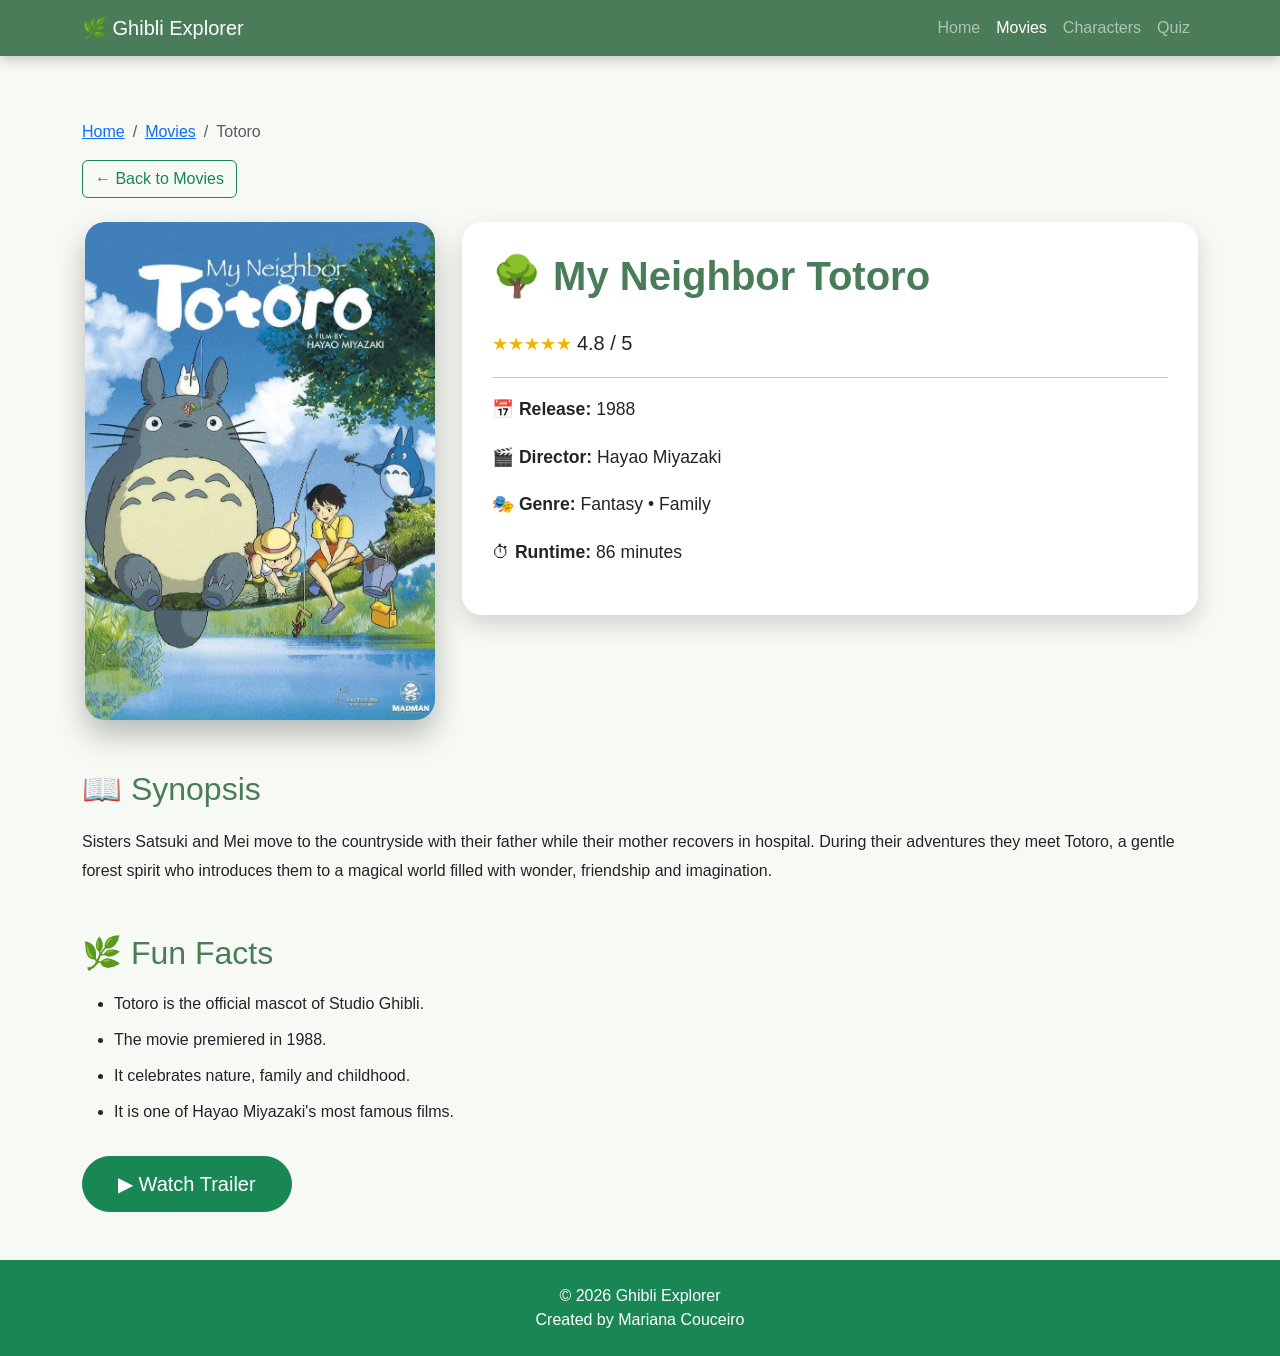
<file: ghibli-explorer/totoro.html>
<!DOCTYPE html>
<html lang="en">

<head>

    <meta charset="UTF-8">
    <meta name="viewport" content="width=device-width, initial-scale=1.0">

    <title>My Neighbor Totoro | Ghibli Explorer</title>

    <link href="https://cdn.jsdelivr.net/npm/bootstrap@5.3.3/dist/css/bootstrap.min.css"
        rel="stylesheet">

    <link rel="stylesheet" href="styles.css">

</head>

<body>

    <!-- Navbar -->

    <nav class="navbar navbar-expand-lg navbar-dark fixed-top">

        <div class="container">

            <a class="navbar-brand" href="index.html">🌿 Ghibli Explorer</a>

            <button class="navbar-toggler" type="button"
                data-bs-toggle="collapse"
                data-bs-target="#menu">

                <span class="navbar-toggler-icon"></span>

            </button>

            <div class="collapse navbar-collapse" id="menu">

                <ul class="navbar-nav ms-auto">

                    <li class="nav-item">
                        <a class="nav-link" href="index.html">Home</a>
                    </li>

                    <li class="nav-item">
                        <a class="nav-link active" href="movies.html">Movies</a>
                    </li>

                    <li class="nav-item">
                        <a class="nav-link" href="characters.html">Characters</a>
                    </li>

                    <li class="nav-item">
                        <a class="nav-link" href="quiz.html">Quiz</a>
                    </li>

                </ul>

            </div>

        </div>

    </nav>

    <div class="container movie-content">

        <nav aria-label="breadcrumb">

            <ol class="breadcrumb">

                <li class="breadcrumb-item">
                    <a href="index.html">Home</a>
                </li>

                <li class="breadcrumb-item">
                    <a href="movies.html">Movies</a>
                </li>

                <li class="breadcrumb-item active">
                    Totoro
                </li>

            </ol>

        </nav>

        <a href="movies.html" class="btn btn-outline-success mb-4">
            ← Back to Movies
        </a>

        <div class="row">

            <div class="col-lg-4 text-center">

                <img src="images/totoro-poster.jpg"
                    alt="Totoro Poster"
                    class="movie-poster img-fluid">

            </div>

            <div class="col-lg-8">

                <div class="info-card">

                    <h1 class="movie-title">
                        🌳 My Neighbor Totoro
                    </h1>

                    <p class="rating">
                        ★★★★★ <span class="text-dark fs-5">4.8 / 5</span>
                    </p>

                    <hr>

                    <p>📅 <strong>Release:</strong> 1988</p>

                    <p>🎬 <strong>Director:</strong> Hayao Miyazaki</p>

                    <p>🎭 <strong>Genre:</strong> Fantasy • Family</p>

                    <p>⏱ <strong>Runtime:</strong> 86 minutes</p>

                </div>

            </div>

        </div>

        <div class="movie-content">

            <h2>📖 Synopsis</h2>

            <p>

                Sisters Satsuki and Mei move to the countryside with their father while
                their mother recovers in hospital. During their adventures they meet
                Totoro, a gentle forest spirit who introduces them to a magical world
                filled with wonder, friendship and imagination.

            </p>

            <h2 class="mt-5">🌿 Fun Facts</h2>

            <ul class="fun-facts">

                <li>Totoro is the official mascot of Studio Ghibli.</li>

                <li>The movie premiered in 1988.</li>

                <li>It celebrates nature, family and childhood.</li>

                <li>It is one of Hayao Miyazaki's most famous films.</li>

            </ul>

            <a href="https://www.youtube.com/watch?v=HaLISMAGdOE"
                target="_blank"
                class="btn btn-success btn-lg mt-3">

                ▶ Watch Trailer

            </a>

        </div>

    </div>

    <footer class="bg-success text-white text-center py-4 mt-5">

        <div class="container">

            <p>© 2026 Ghibli Explorer</p>

            <p>Created by Mariana Couceiro</p>

        </div>

    </footer>

    <script src="https://cdn.jsdelivr.net/npm/bootstrap@5.3.3/dist/js/bootstrap.bundle.min.js"></script>

</body>

</html>
</file>
<file: ghibli-explorer/styles.css>
/* ===========================
GENERAL
=========================== */

body {
    margin: 0;
    padding-top: 70px;
    background-color: #F7F9F4;
    font-family: Arial, Helvetica, sans-serif;
}

/* ===========================
NAVBAR
=========================== */

.navbar {
    background-color: #4A7C59 !important;
    box-shadow: 0 4px 12px rgba(0,0,0,0.2);
}

/* ===========================
HERO SECTION
=========================== */

.hero {
    background-image: url("images/hero.jpg");
    background-size: cover;
    background-position: center;
    height: 90vh;

    display: flex;
    justify-content: center;
    align-items: center;

    text-align: center;

    position: relative;
}

/* Camada escura sobre a imagem */

.hero::before {
    content: "";

    position: absolute;

    width: 100%;
    height: 100%;

    background: rgba(0, 0, 0, 0.35);
}

/* Conteúdo da Hero */

.hero-content {
    position: relative;
    z-index: 2;

    color: white;

    max-width: 700px;
}

.hero h1 {
    font-size: 4.5rem;
    margin-bottom: 20px;

    text-shadow: 2px 2px 10px rgba(0,0,0,0.6);
}

.hero p {
    font-size: 1.3rem;
    margin-bottom: 30px;

    color: white;

    text-shadow: 1px 1px 5px rgba(0,0,0,0.6);
}

/* ===========================
BUTTONS
=========================== */

.btn-success {
    border-radius: 40px;
    padding: 12px 35px;

    transition: 0.3s;
}

.btn-success:hover {
    transform: scale(1.08);
}

/* ===========================
MOVIE CARDS
=========================== */

.card {
    border: none;
    border-radius: 20px;

    overflow: hidden;

    box-shadow: 0 10px 25px rgba(0,0,0,0.15);

    transition: transform 0.4s ease;
}

.card:hover {
    transform: translateY(-10px);
}

.card-img-top {
    height: 350px;
    object-fit: cover;
}

.card-body {
    text-align: center;
}

/* ===========================
SECTION TITLES
=========================== */

section h2 {
    color: #4A7C59;
    font-weight: bold;
    margin-bottom: 40px;
}
/* ===========================
QUIZ
=========================== */

.form-select {
    border-radius: 12px;
}

#result img {
    box-shadow: 0 10px 25px rgba(0,0,0,0.2);
}

#result h1 {
    color: #4A7C59;
    margin-top: 20px;
}
/* ===========================
FOOTER
=========================== */

footer {
    margin-top: 50px;
}

footer p {
    margin: 0;
}
/* ===========================
MOVIE DETAIL PAGES
=========================== */

.movie-title{
    color:#4A7C59;
    font-weight:bold;
    margin-bottom:25px;
}

.movie-poster{
    width:100%;
    max-width:350px;
    border-radius:20px;
    box-shadow:0 15px 30px rgba(0,0,0,0.25);
    transition:0.3s;
}

.movie-poster:hover{
    transform:scale(1.02);
}

.info-card{
    border:none;
    border-radius:20px;
    padding:30px;
    box-shadow:0 10px 25px rgba(0,0,0,0.15);
    background:white;
}

.info-card p{
    font-size:1.1rem;
}

.rating{
    color:#F4B400;
    font-size:1.8rem;
}

.movie-content{
    margin-top:50px;
}

.movie-content h2{
    color:#4A7C59;
    margin-bottom:20px;
}

.movie-content p{
    line-height:1.8;
}

.fun-facts li{
    margin-bottom:12px;
}

.breadcrumb{
    margin-top:20px;
}
</file>
